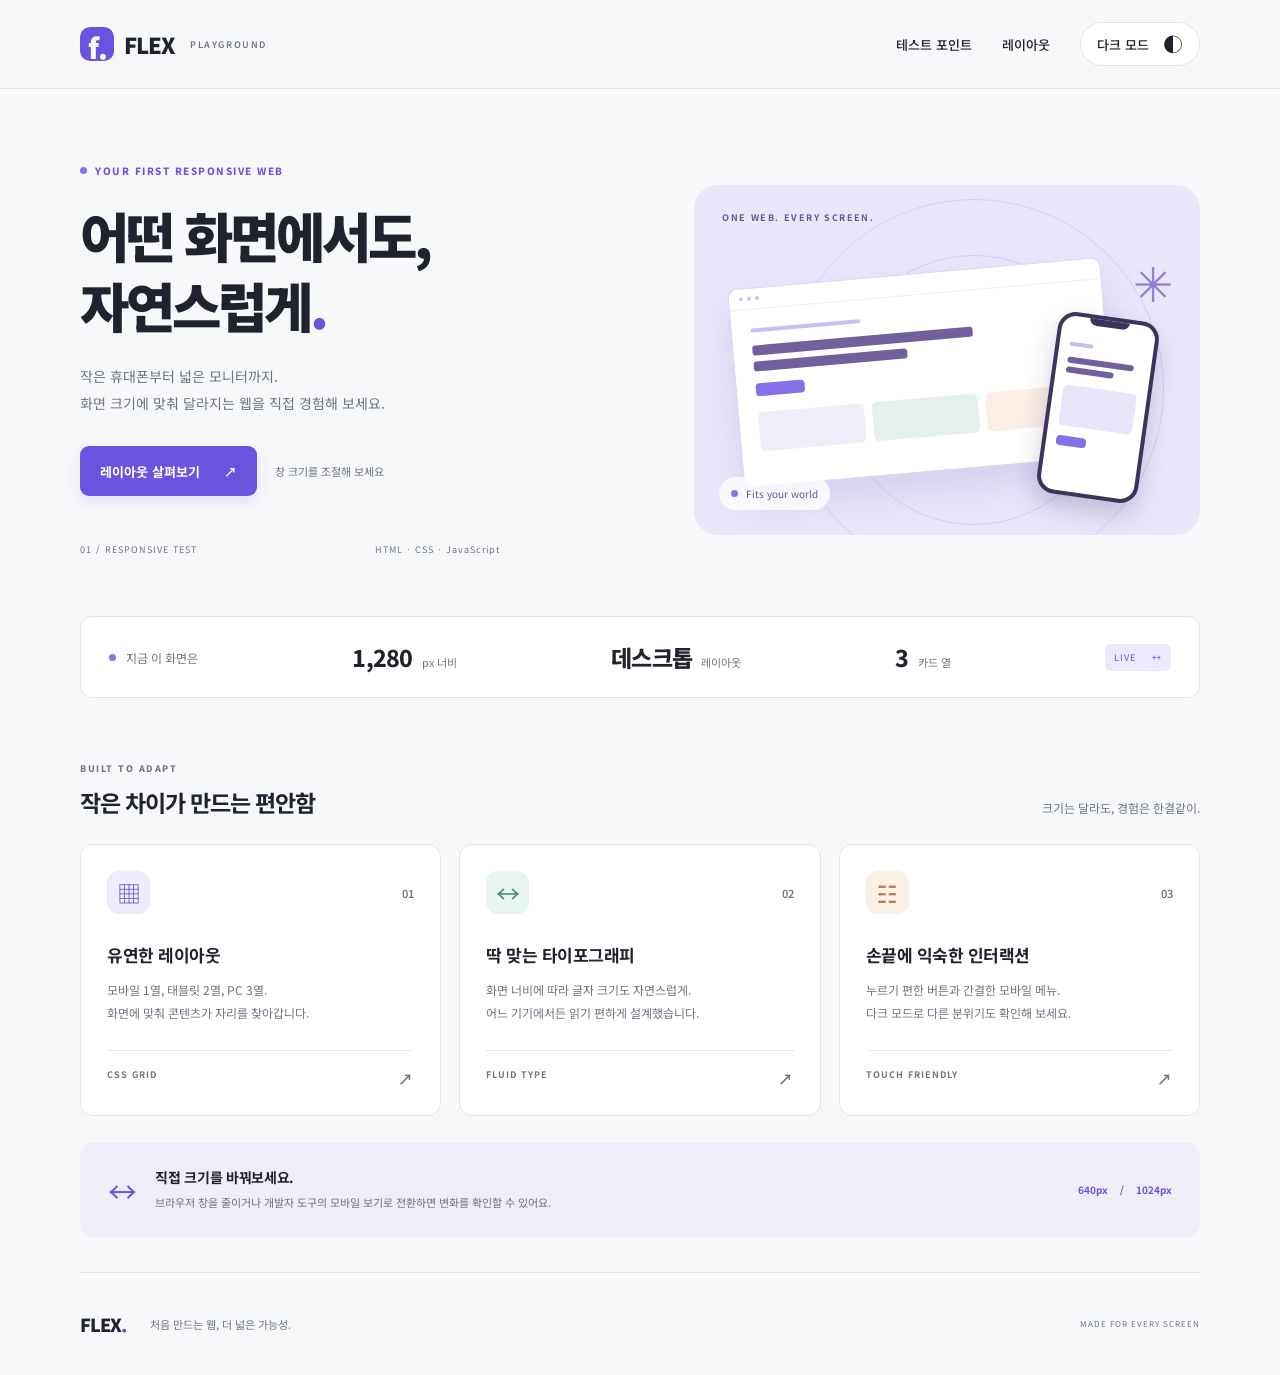
<file: responsive.html>
<!doctype html>
<html lang="ko">
<head>
  <meta charset="UTF-8">
  <meta name="viewport" content="width=device-width, initial-scale=1">
  <meta name="description" content="모바일부터 데스크톱까지, 화면에 맞춰 변화하는 반응형 웹 테스트 페이지">
  <meta name="theme-color" content="#f7f8fa">
  <title>FLEX — 반응형 플레이그라운드</title>
  <link rel="stylesheet" href="./style.css">
  <script src="./script.js" defer></script>
</head>
<body>
  <a class="skip-link" href="#main">본문으로 이동</a>
  <header class="header">
    <div class="container header-inner">
      <a class="brand" href="#" aria-label="FLEX 홈"><span class="brand-mark">f.</span> FLEX<span class="brand-label">PLAYGROUND</span></a>
      <button class="menu-toggle" aria-expanded="false" aria-controls="navigation" aria-label="메뉴 열기">☰</button>
      <nav id="navigation" aria-label="주 메뉴">
        <a href="#features">테스트 포인트</a><a href="#layout">레이아웃</a>
        <button id="theme-toggle" class="theme-toggle" aria-pressed="false">다크 모드 <span aria-hidden="true">◐</span></button>
      </nav>
    </div>
  </header>
  <main id="main" class="container">
    <section class="hero" aria-labelledby="hero-title">
      <div class="hero-copy">
        <p class="eyebrow"><span class="live-dot"></span> YOUR FIRST RESPONSIVE WEB</p>
        <h1 id="hero-title">어떤 화면에서도,<br>자연스럽게<span class="accent">.</span></h1>
        <p class="hero-description">작은 휴대폰부터 넓은 모니터까지.<br>화면 크기에 맞춰 달라지는 웹을 직접 경험해 보세요.</p>
        <div class="hero-actions"><a class="button primary" href="#layout">레이아웃 살펴보기 <span aria-hidden="true">↗</span></a><span class="hero-hint">창 크기를 조절해 보세요</span></div>
        <div class="hero-meta"><span>01 / RESPONSIVE TEST</span><span>HTML · CSS · JavaScript</span></div>
      </div>
      <div class="preview-art" aria-label="서로 다른 크기의 반응형 화면을 표현한 그림" role="img">
        <span class="art-label">ONE WEB. EVERY SCREEN.</span>
        <div class="orbit orbit-one"></div><div class="orbit orbit-two"></div>
        <div class="desktop mock-screen"><div class="mock-bar"><i></i><i></i><i></i></div><div class="mock-content"><div class="mock-line"></div><div class="mock-title"></div><div class="mock-title short"></div><div class="mock-button"></div><div class="mock-grid"><i></i><i></i><i></i></div></div></div>
        <div class="phone mock-screen"><div class="phone-notch"></div><div class="mock-content"><div class="mock-line"></div><div class="mock-title"></div><div class="mock-title short"></div><div class="phone-block"></div><div class="mock-button"></div></div></div>
        <span class="art-chip"><span class="live-dot"></span> Fits your world</span><span class="art-cross">✳</span>
      </div>
    </section>
    <section class="status-strip" aria-label="현재 화면 정보">
      <div class="status-intro"><span class="live-dot"></span><span>지금 이 화면은</span></div>
      <div><strong id="viewport-width">—</strong><span class="unit">px 너비</span></div>
      <div><strong id="device-type">확인 중</strong><span class="unit">레이아웃</span></div>
      <div><strong id="column-count">—</strong><span class="unit">카드 열</span></div>
      <span class="status-live">LIVE <span aria-hidden="true">↔</span></span>
    </section>
    <section id="features" class="features-section" aria-labelledby="features-title">
      <div class="section-top"><div><p class="eyebrow muted">BUILT TO ADAPT</p><h2 id="features-title">작은 차이가 만드는 편안함</h2></div><p class="section-description">크기는 달라도, 경험은 한결같이.</p></div>
      <div class="feature-grid" id="layout">
        <article class="feature-card"><div class="card-top"><span class="feature-icon lavender" aria-hidden="true">▦</span><span class="card-number">01</span></div><h3>유연한 레이아웃</h3><p>모바일 1열, 태블릿 2열, PC 3열.<br>화면에 맞춰 콘텐츠가 자리를 찾아갑니다.</p><div class="card-bottom">CSS GRID <span aria-hidden="true">↗</span></div></article>
        <article class="feature-card"><div class="card-top"><span class="feature-icon mint" aria-hidden="true">↔</span><span class="card-number">02</span></div><h3>딱 맞는 타이포그래피</h3><p>화면 너비에 따라 글자 크기도 자연스럽게.<br>어느 기기에서든 읽기 편하게 설계했습니다.</p><div class="card-bottom">FLUID TYPE <span aria-hidden="true">↗</span></div></article>
        <article class="feature-card"><div class="card-top"><span class="feature-icon peach" aria-hidden="true">☷</span><span class="card-number">03</span></div><h3>손끝에 익숙한 인터랙션</h3><p>누르기 편한 버튼과 간결한 모바일 메뉴.<br>다크 모드로 다른 분위기도 확인해 보세요.</p><div class="card-bottom">TOUCH FRIENDLY <span aria-hidden="true">↗</span></div></article>
      </div>
    </section>
    <aside class="test-note"><span class="note-icon" aria-hidden="true">↔</span><div><h2>직접 크기를 바꿔보세요.</h2><p>브라우저 창을 줄이거나 개발자 도구의 모바일 보기로 전환하면 변화를 확인할 수 있어요.</p></div><span class="breakpoints">640px <span>/</span> 1024px</span></aside>
  </main>
  <footer class="container footer"><a class="brand" href="#">FLEX<span class="accent">.</span></a><p>처음 만드는 웹, 더 넓은 가능성.</p><span>MADE FOR EVERY SCREEN</span></footer>
</body>
</html>
</file>
<file: style.css>
@import url('https://fonts.googleapis.com/css2?family=Noto+Sans+KR:wght@400;500;600;700;800;900&display=swap');

:root{color-scheme:light;--bg:#f7f8fa;--surface:#fff;--text:#20232e;--muted:#707581;--border:#e3e5eb;--accent:#6854df;--soft:#ece9fe;--note:#efedf9}
*{box-sizing:border-box}html{scroll-behavior:smooth;scroll-padding-top:100px}body{margin:0;background:var(--bg);color:var(--text);font-family:'Noto Sans KR',system-ui,sans-serif;-webkit-font-smoothing:antialiased}body.dark{color-scheme:dark;--bg:#171820;--surface:#20222e;--text:#f0f0f7;--muted:#a5a8ba;--border:#343644;--accent:#b5a7ff;--soft:#393151;--note:#272337}a{color:inherit;text-decoration:none}button{font:inherit;cursor:pointer}button,a{-webkit-tap-highlight-color:transparent}button:focus-visible,a:focus-visible{outline:3px solid var(--accent);outline-offset:5px}button{color:inherit}.container{width:min(1120px,calc(100% - 64px));margin-inline:auto}.header{border-bottom:1px solid var(--border);background:var(--bg)}.header-inner{min-height:88px;display:flex;align-items:center;justify-content:space-between}.brand{display:inline-flex;align-items:center;gap:10px;font-size:22px;font-weight:900;letter-spacing:-1px}.brand-mark{display:grid;place-items:center;width:34px;height:34px;border-radius:10px;background:var(--accent);color:var(--bg);font-size:28px}.brand-label{font-size:9px;letter-spacing:1.6px;font-weight:600;margin-left:6px;color:var(--muted)}nav{display:flex;align-items:center;gap:30px;font-size:13px;font-weight:500}.theme-toggle{border:1px solid var(--border);border-radius:24px;padding:10px 16px;background:var(--surface);display:flex;gap:14px;align-items:center;min-height:44px}.theme-toggle span{font-size:20px;line-height:1}.menu-toggle{display:none}.hero{display:grid;grid-template-columns:1.12fr 1fr;align-items:center;gap:48px;padding-block:74px 60px}.eyebrow{display:flex;gap:8px;align-items:center;font-size:10px;font-weight:800;letter-spacing:1.5px;color:var(--accent);margin:0 0 22px}.live-dot{display:inline-block;width:7px;height:7px;border-radius:50%;background:#8875ee;flex-shrink:0}h1{font-size:clamp(36px,4.2vw,56px);letter-spacing:-3px;line-height:1.3;margin:0 0 23px;font-weight:900}.accent{color:var(--accent)}.hero-description{font-size:14px;line-height:1.95;color:var(--muted);margin:0}.hero-actions{display:flex;align-items:center;gap:18px;margin-top:29px}.button{display:inline-flex;align-items:center;justify-content:center;gap:24px;min-height:50px;padding:14px 20px;border-radius:9px;font-size:13px;font-weight:700}.primary{background:#6854df;color:#fff;box-shadow:0 6px 14px #6854df24}.primary:hover{background:#5844ca}.hero-hint{font-size:11px;color:var(--muted)}.hero-meta{display:flex;justify-content:space-between;gap:10px;max-width:420px;margin-top:47px;color:var(--muted);font-size:9px;letter-spacing:1px}.preview-art{height:350px;border-radius:24px;position:relative;overflow:hidden;background:#e9e6fa;color:#635694}.art-label{position:absolute;left:28px;top:26px;font-size:9px;font-weight:700;letter-spacing:1.4px}.orbit{border:1px solid #d5cef1;border-radius:50%;position:absolute;width:380px;height:380px;left:90px;top:14px}.orbit-two{width:270px;height:270px;left:145px;top:70px}.mock-screen{background:#fff;border:1px solid #dcd7ef;box-shadow:0 18px 35px #6a52a026}.desktop{width:74%;height:199px;position:absolute;top:88px;left:8%;border-radius:9px;transform:rotate(-5deg)}.mock-bar{height:21px;border-bottom:1px solid #eeedf3;display:flex;align-items:center;gap:4px;padding-left:10px}.mock-bar i{width:4px;height:4px;border-radius:50%;background:#cdc7e1}.mock-content{padding:19px}.mock-line{height:4px;width:33%;background:#c9bdf4;margin-bottom:13px;border-radius:3px}.mock-title{height:10px;width:66%;background:#71609c;border-radius:3px;margin-bottom:6px}.mock-title.short{width:46%}.mock-button{height:13px;width:49px;border-radius:4px;background:#8670e3;margin-top:12px}.mock-grid{display:flex;gap:8px;margin-top:16px}.mock-grid i{height:39px;flex:1;background:#f0edf9;border-radius:5px}.mock-grid i:nth-child(2){background:#e5f0ea}.mock-grid i:nth-child(3){background:#faeee5}.phone{position:absolute;right:10%;top:131px;width:102px;height:183px;border:4px solid #3e345b;border-radius:18px;transform:rotate(8deg);box-shadow:0 12px 24px #48356b3b}.phone-notch{background:#3e345b;width:40px;height:7px;margin:auto;border-radius:0 0 7px 7px}.phone .mock-content{padding:19px 10px}.phone .mock-line{margin-bottom:11px}.phone .mock-title{height:6px;width:90%;margin-bottom:4px}.phone .short{width:65%}.phone-block{height:41px;background:#e9e4f8;border-radius:5px;margin-top:12px}.phone .mock-button{height:10px;width:30px;margin-top:10px}.art-chip{position:absolute;left:25px;bottom:25px;display:flex;align-items:center;gap:8px;padding:9px 12px;border-radius:25px;background:#ffffffc9;font-size:10px}.art-cross{position:absolute;right:27px;top:61px;font-size:48px;color:#937ed1}.status-strip{display:flex;align-items:center;justify-content:space-between;gap:20px;padding:23px 28px;background:var(--surface);border:1px solid var(--border);border-radius:12px}.status-intro{display:flex;gap:10px;align-items:center;font-size:12px;color:var(--muted)}.status-strip strong{font-size:23px;font-weight:800;letter-spacing:-.7px}.unit{font-size:11px;color:var(--muted);margin-left:9px}.status-live{font-size:9px;letter-spacing:1px;color:var(--accent);background:var(--soft);padding:7px 9px;border-radius:5px}.status-live span{margin-left:12px}.features-section{padding-top:64px;scroll-margin-top:30px}.section-top{display:flex;justify-content:space-between;align-items:end;gap:20px;margin-bottom:25px}.muted{color:var(--muted);font-size:9px;margin-bottom:10px}h2{margin:0;font-size:23px;letter-spacing:-1px}.section-description{color:var(--muted);font-size:12px;margin:0 0 3px}.feature-grid{display:grid;grid-template-columns:repeat(3,minmax(0,1fr));gap:18px;scroll-margin-top:30px}.feature-card{padding:26px;background:var(--surface);border:1px solid var(--border);border-radius:13px;transition:transform .2s,box-shadow .2s}.feature-card:hover{transform:translateY(-4px);box-shadow:0 12px 30px #33333309}.card-top{display:flex;align-items:center;justify-content:space-between;margin-bottom:28px}.feature-icon{display:grid;place-items:center;width:43px;height:43px;border-radius:12px;font-size:24px}.lavender{color:#7963c8;background:#eeebfc}.mint{color:#4b8f7d;background:#e8f4ee}.peach{color:#b37e5a;background:#faf0e6}.card-number{font-size:11px;color:var(--muted);font-weight:600}h3{font-size:17px;letter-spacing:-.5px;margin:0 0 12px}.feature-card p{font-size:12px;line-height:1.9;color:var(--muted);margin:0}.card-bottom{border-top:1px solid var(--border);margin-top:25px;padding-top:17px;display:flex;justify-content:space-between;font-size:9px;font-weight:700;letter-spacing:1px;color:var(--muted)}.card-bottom span{font-size:15px}.test-note{display:flex;align-items:center;gap:18px;background:var(--note);padding:24px 28px;border-radius:12px;margin-top:27px}.note-icon{font-size:29px;color:var(--accent)}.test-note h2{font-size:14px;letter-spacing:-.3px}.test-note p{font-size:11px;color:var(--muted);line-height:1.8;margin:6px 0 0}.breakpoints{font-size:10px;white-space:nowrap;margin-left:auto;color:var(--accent);font-weight:700}.breakpoints span{color:var(--muted);margin:0 9px}.footer{display:flex;align-items:center;gap:24px;padding-block:38px;margin-top:35px;border-top:1px solid var(--border)}.footer .brand{font-size:18px;gap:0}.footer p{font-size:11px;color:var(--muted);margin:0}.footer>span{margin-left:auto;font-size:8px;letter-spacing:1px;color:var(--muted)}.skip-link{position:fixed;left:12px;top:-100px;padding:12px;background:var(--surface);z-index:10}.skip-link:focus{top:12px}
@media(640px <= width < 1024px){.hero{gap:28px;padding-block:55px 45px}.hero-hint{display:none}.preview-art{height:310px}.desktop{top:80px;height:180px}.phone{right:7%;top:123px}.hero-meta{flex-direction:column;gap:6px;margin-top:30px}.feature-grid{grid-template-columns:repeat(2,minmax(0,1fr))}.feature-card:last-child{grid-column:1/-1}.status-strip{padding:20px;gap:15px}.status-live{display:none}.status-strip strong{font-size:20px}.unit{display:block;margin:3px 0 0}.section-description{display:none}.breakpoints{display:none}}
@media(width < 640px){.container{width:calc(100% - 40px)}.header-inner{min-height:72px;position:relative}.brand{font-size:20px}.brand-label{font-size:8px}.menu-toggle{display:block;border:1px solid var(--border);background:var(--surface);width:44px;height:44px;border-radius:10px;font-size:21px}nav{display:none;position:absolute;left:0;right:0;top:66px;padding:14px;background:var(--surface);border:1px solid var(--border);border-radius:12px;z-index:5;box-shadow:0 15px 25px #20232e15}nav.open{display:flex;align-items:stretch;flex-direction:column;gap:4px}nav a{padding:13px 10px;min-height:44px}.theme-toggle{justify-content:space-between;margin-top:5px}.hero{grid-template-columns:1fr;gap:32px;padding-block:38px 28px}.eyebrow{font-size:9px;letter-spacing:1px;margin-bottom:19px}h1{font-size:clamp(32px,8.6vw,48px);letter-spacing:-2px;margin-bottom:18px}.hero-description{font-size:13px}.hero-actions{margin-top:24px;gap:12px}.button{font-size:12px;padding-inline:16px;gap:15px}.hero-hint{font-size:10px}.hero-meta{margin-top:27px;font-size:8px;letter-spacing:.5px}.preview-art{height:270px;border-radius:18px}.art-label{top:20px;left:22px;font-size:8px}.desktop{top:62px;height:168px;width:72%}.mock-content{padding:15px}.mock-grid{margin-top:10px}.mock-grid i{height:25px}.phone{top:92px;height:157px;width:88px;right:10%}.phone .mock-content{padding-top:14px}.phone-block{height:31px}.art-chip{bottom:17px;left:20px;font-size:9px;padding:7px 10px}.art-cross{top:32px;font-size:36px}.status-strip{flex-wrap:wrap;padding:18px;gap:14px 8px}.status-intro{width:100%;font-size:11px;margin-bottom:3px}.status-strip>div:not(.status-intro){flex:1}.status-strip strong{font-size:21px}.unit{display:block;margin:3px 0 0;font-size:10px}.status-live{display:none}.features-section{padding-top:39px}.section-top{margin-bottom:20px}h2{font-size:21px}.section-description{display:none}.feature-grid{grid-template-columns:1fr;gap:13px}.feature-card{padding:23px}.card-top{margin-bottom:20px}.feature-card p{font-size:13px}.card-bottom{margin-top:20px}.test-note{align-items:flex-start;padding:20px;gap:13px;margin-top:20px}.note-icon{font-size:24px}.test-note p{font-size:11px}.breakpoints{display:none}.footer{flex-wrap:wrap;gap:12px 16px;margin-top:28px;padding-block:26px}.footer>span{width:100%;margin:0;font-size:8px}.footer p{font-size:10px}}
@media(prefers-reduced-motion:reduce){html{scroll-behavior:auto}*{transition:none!important}}
</file>
